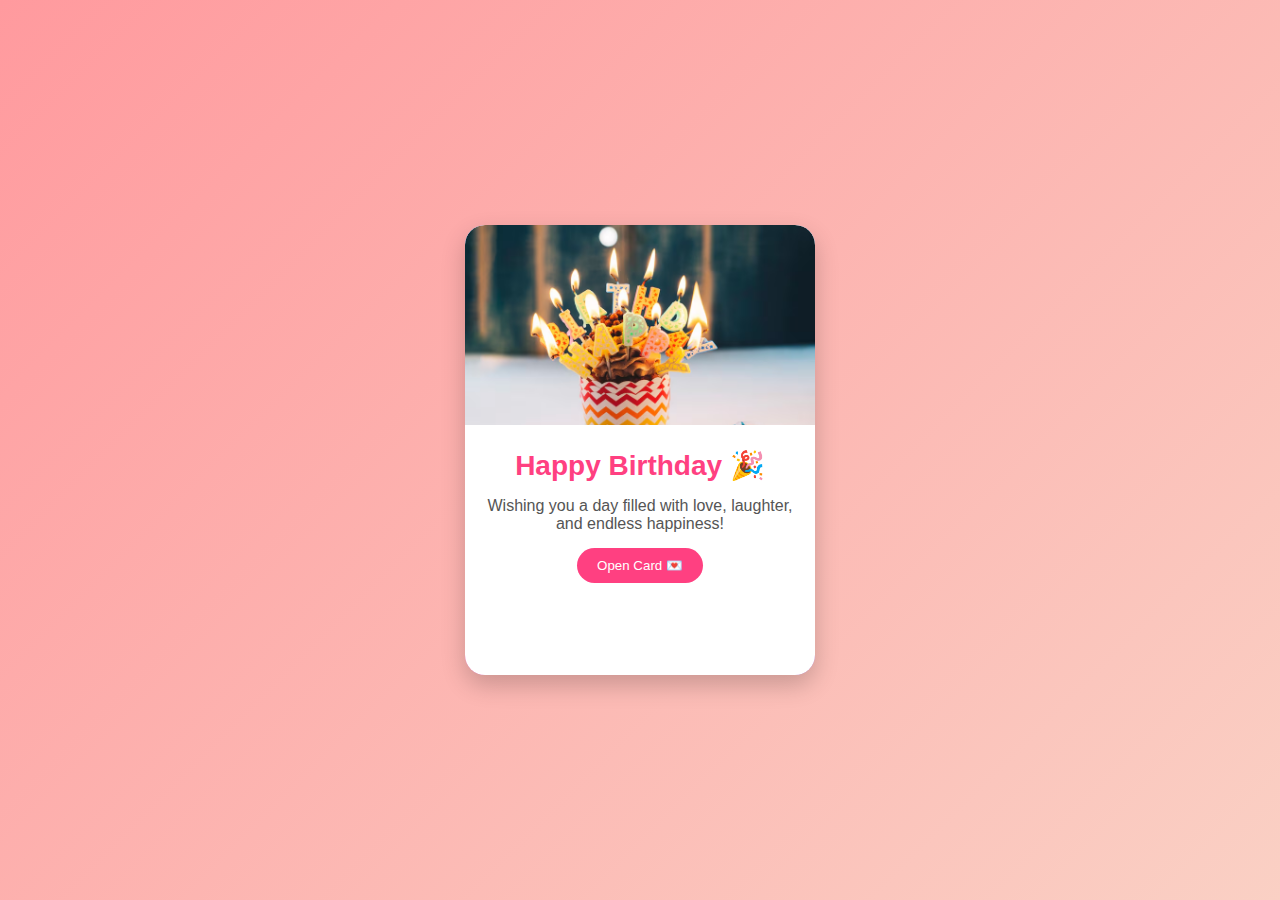
<file: birthday.html>
<!DOCTYPE html>
<html lang="en">
<head>
  <meta charset="UTF-8">
  <meta name="viewport" content="width=device-width, initial-scale=1.0">
  <title>🎉 Birthday Card 🎂</title>
  <style>
    * {
      margin: 0;
      padding: 0;
      box-sizing: border-box;
      font-family: "Poppins", sans-serif;
    }

    body {
      height: 100vh;
      background: linear-gradient(135deg, #ff9a9e, #fad0c4);
      display: flex;
      justify-content: center;
      align-items: center;
      overflow: hidden;
    }

    .card {
      width: 350px;
      height: 450px;
      background: white;
      border-radius: 20px;
      box-shadow: 0 10px 25px rgba(0,0,0,0.2);
      text-align: center;
      position: relative;
      overflow: hidden;
      transition: transform 0.4s ease;
    }

    .card:hover {
      transform: scale(1.05);
    }

    .glow {
      position: absolute;
      top: -2px;
      left: -2px;
      right: -2px;
      bottom: -2px;
      background: linear-gradient(45deg, #ff00cc, #3333ff, #ffff00, #00ffcc);
      border-radius: 22px;
      z-index: -1;
      background-size: 400%;
      animation: glowMove 8s linear infinite;
      filter: blur(8px);
    }

    @keyframes glowMove {
      0% {background-position: 0% 50%;}
      50% {background-position: 100% 50%;}
      100% {background-position: 0% 50%;}
    }

    .card img {
      width: 100%;
      height: 200px;
      object-fit: cover;
      border-top-left-radius: 20px;
      border-top-right-radius: 20px;
    }

    .card h2 {
      margin-top: 20px;
      font-size: 28px;
      color: #ff4081;
    }

    .card p {
      font-size: 16px;
      color: #555;
      margin: 15px 20px;
    }

    .btn {
      background: #ff4081;
      color: white;
      padding: 10px 20px;
      border: none;
      border-radius: 30px;
      cursor: pointer;
      transition: 0.3s;
    }

    .btn:hover {
      background: #e91e63;
      transform: scale(1.1);
    }

    .hidden-message {
      display: none;
      margin-top: 15px;
      color: #673ab7;
      font-weight: bold;
      font-size: 18px;
      animation: fadeIn 1s ease;
    }

    @keyframes fadeIn {
      from {opacity: 0; transform: translateY(20px);}
      to {opacity: 1; transform: translateY(0);}
    }

    /* Confetti */
    .confetti {
      position: absolute;
      width: 10px;
      height: 10px;
      background: red;
      top: 0;
      animation: fall 3s linear infinite;
    }

    @keyframes fall {
      0% {transform: translateY(0);}
      100% {transform: translateY(100vh);}
    }
  </style>
</head>
<body>

  <div class="card">
    <div class="glow"></div>
    <img src="/demo/image.png" alt="Birthday Cake">
    <h2>Happy Birthday 🎉</h2>
    <p>Wishing you a day filled with love, laughter, and endless happiness!</p>
    <button class="btn" onclick="openCard()">Open Card 💌</button>
    <div id="message" class="hidden-message">🎂 You’re amazing! Have a magical birthday! 💖</div>
  </div>

  <script>
    function openCard() {
      document.getElementById('message').style.display = 'block';
      createConfetti();
    }

    function createConfetti() {
      for (let i = 0; i < 100; i++) {
        const confetti = document.createElement('div');
        confetti.classList.add('confetti');
        confetti.style.left = Math.random() * window.innerWidth + 'px';
        confetti.style.backgroundColor = randomColor();
        confetti.style.animationDuration = (Math.random() * 3 + 2) + 's';
        document.body.appendChild(confetti);

        setTimeout(() => confetti.remove(), 5000);
      }
    }

    function randomColor() {
      const colors = ['#ff4081', '#ffeb3b', '#4caf50', '#2196f3', '#9c27b0', '#ff9800'];
      return colors[Math.floor(Math.random() * colors.length)];
    }
  </script>

</body>
</html>
</file>
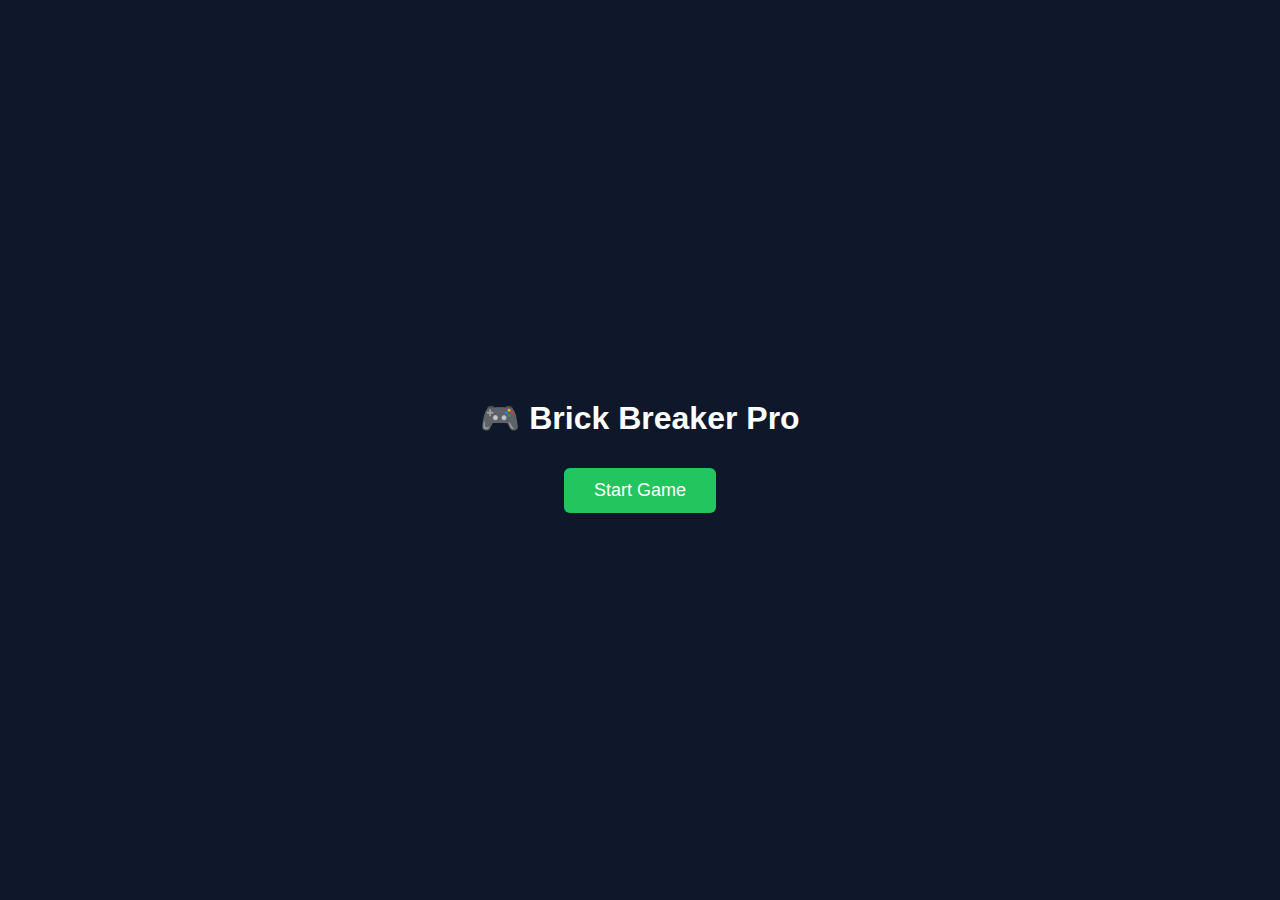
<file: game.html>
<!DOCTYPE html>
<html>

<head>
    <title>Brick Breaker Pro</title>

    <style>
        body {
            margin: 0;
            font-family: Arial;
            background: #0f172a;
            color: white;
            text-align: center;
        }

        #menu {
            position: absolute;
            width: 100%;
            height: 100vh;
            display: flex;
            flex-direction: column;
            justify-content: center;
            align-items: center;
            background: #0f172a;
        }

        button {
            padding: 12px 30px;
            font-size: 18px;
            margin: 10px;
            cursor: pointer;
            border: none;
            border-radius: 6px;
        }

        .startBtn {
            background: #22c55e;
            color: white;
        }

        .pauseBtn {
            background: #eab308;
        }

        canvas {
            display: block;
            margin: auto;
            background: black;
            border: 3px solid white;
        }

        #topUI {
            display: flex;
            justify-content: space-around;
            padding: 10px;
            font-size: 18px;
        }
    </style>
</head>

<body>

    <div id="menu">
        <h1>🎮 Brick Breaker Pro</h1>
        <button class="startBtn" onclick="startGame()">Start Game</button>
    </div>

    <div id="topUI" style="display:none;">
        <div>Score: <span id="score">0</span></div>
        <div>Level: <span id="level">1</span></div>
        <div>Lives: <span id="lives">3</span></div>
        <div>HighScore: <span id="highscore">0</span></div>
        <button class="pauseBtn" onclick="togglePause()">Pause</button>
    </div>

    <canvas id="gameCanvas" width="700" height="400"></canvas>

    <script>

        const canvas = document.getElementById("gameCanvas")
        const ctx = canvas.getContext("2d")

        let ballX, ballY, dx, dy
        let paddleX
        let paddleWidth = 120
        let paddleHeight = 12

        let right = false
        let left = false

        let score = 0
        let lives = 3
        let level = 1

        let paused = false

        let highScore = localStorage.getItem("bb_highscore") || 0
        document.getElementById("highscore").innerText = highScore

        let brickRow = 3
        let brickCol = 7

        let brickWidth = 80
        let brickHeight = 20
        let brickPad = 10
        let offsetTop = 40
        let offsetLeft = 30

        let bricks = []
        let powerUps = []

        function startGame() {

            document.getElementById("menu").style.display = "none"
            document.getElementById("topUI").style.display = "flex"

            resetBall()

            createBricks()

            gameLoop()

        }

        function resetBall() {

            ballX = canvas.width / 2
            ballY = canvas.height - 40
            dx = 3
            dy = -3
            paddleX = (canvas.width - paddleWidth) / 2

        }

        function createBricks() {

            bricks = []

            for (let c = 0; c < brickCol; c++) {

                bricks[c] = []

                for (let r = 0; r < brickRow; r++) {

                    bricks[c][r] = { x: 0, y: 0, status: 1 }

                }

            }

        }

        document.addEventListener("keydown", e => {
            if (e.key === "ArrowRight") right = true
            if (e.key === "ArrowLeft") left = true
            if (e.key === "p") togglePause()
        })

        document.addEventListener("keyup", e => {
            if (e.key === "ArrowRight") right = false
            if (e.key === "ArrowLeft") left = false
        })

        function drawBall() {

            ctx.beginPath()
            ctx.arc(ballX, ballY, 8, 0, Math.PI * 2)
            ctx.fillStyle = "white"
            ctx.fill()
            ctx.closePath()

        }

        function drawPaddle() {

            ctx.fillStyle = "cyan"
            ctx.fillRect(paddleX, canvas.height - paddleHeight, paddleWidth, paddleHeight)

        }

        function drawBricks() {

            for (let c = 0; c < brickCol; c++) {
                for (let r = 0; r < brickRow; r++) {

                    let b = bricks[c][r]

                    if (b.status == 1) {

                        let brickX = (c * (brickWidth + brickPad)) + offsetLeft
                        let brickY = (r * (brickHeight + brickPad)) + offsetTop

                        b.x = brickX
                        b.y = brickY

                        ctx.fillStyle = "orange"
                        ctx.fillRect(brickX, brickY, brickWidth, brickHeight)

                    }

                }
            }

        }

        function collision() {

            for (let c = 0; c < brickCol; c++) {
                for (let r = 0; r < brickRow; r++) {

                    let b = bricks[c][r]

                    if (b.status == 1) {

                        if (
                            ballX > b.x &&
                            ballX < b.x + brickWidth &&
                            ballY > b.y &&
                            ballY < b.y + brickHeight
                        ) {

                            dy = -dy
                            b.status = 0
                            score += 10

                            if (Math.random() < 0.2) {
                                powerUps.push({ x: b.x, y: b.y, type: "expand" })
                            }

                            updateUI()

                        }

                    }

                }
            }

        }

        function drawPowerUps() {

            powerUps.forEach((p, i) => {

                p.y += 2

                ctx.fillStyle = "lime"
                ctx.fillRect(p.x, p.y, 20, 20)

                if (
                    p.y > canvas.height - paddleHeight &&
                    p.x > paddleX &&
                    p.x < paddleX + paddleWidth
                ) {

                    if (p.type == "expand") {
                        paddleWidth += 40
                    }

                    powerUps.splice(i, 1)

                }

            })

        }

        function updateUI() {

            document.getElementById("score").innerText = score
            document.getElementById("lives").innerText = lives
            document.getElementById("level").innerText = level

            if (score > highScore) {

                highScore = score
                localStorage.setItem("bb_highscore", highScore)
                document.getElementById("highscore").innerText = highScore

            }

        }

        function togglePause() {
            paused = !paused
        }

        function nextLevel() {

            level++
            brickRow++

            createBricks()
            resetBall()

        }

        function gameLoop() {

            if (!paused) {

                ctx.clearRect(0, 0, canvas.width, canvas.height)

                drawBricks()
                drawBall()
                drawPaddle()
                drawPowerUps()

                collision()

                if (ballX + dx > canvas.width - 8 || ballX + dx < 8) dx = -dx
                if (ballY + dy < 8) dy = -dy

                else if (ballY + dy > canvas.height - 8) {

                    if (ballX > paddleX && ballX < paddleX + paddleWidth) {
                        dy = -dy
                    }
                    else {

                        lives--

                        updateUI()

                        if (lives <= 0) {
                            alert("Game Over")
                            location.reload()
                        }

                        resetBall()

                    }

                }

                if (right && paddleX < canvas.width - paddleWidth) paddleX += 6
                if (left && paddleX > 0) paddleX -= 6

                ballX += dx
                ballY += dy

                let allBroken = true

                for (let c = 0; c < brickCol; c++) {
                    for (let r = 0; r < brickRow; r++) {
                        if (bricks[c][r].status == 1) allBroken = false
                    }
                }

                if (allBroken) nextLevel()

            }

            requestAnimationFrame(gameLoop)

        }

    </script>

</body>

</html>
</file>
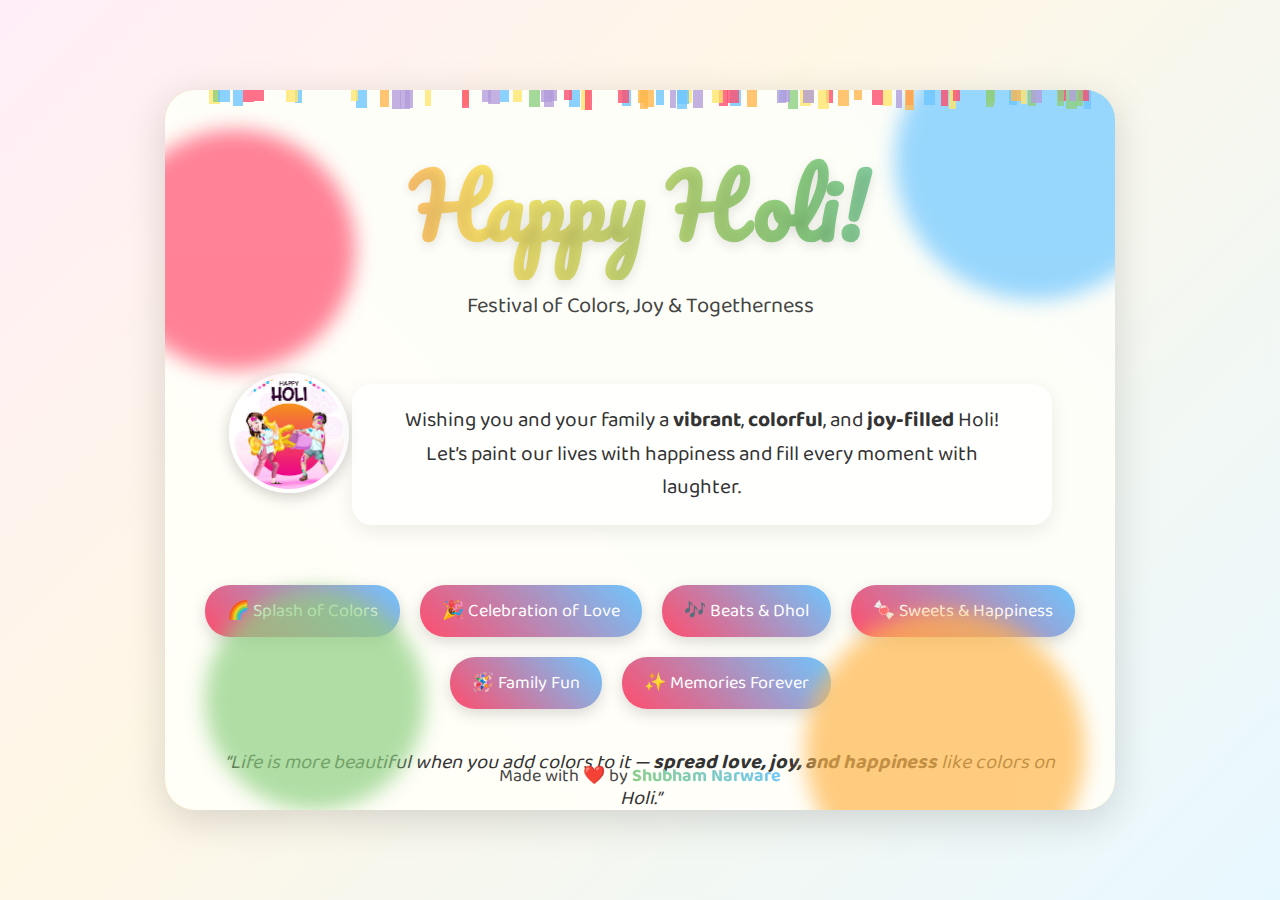
<file: holi.html>
<!doctype html>
<html lang="en">

<head>
    <meta charset="utf-8" />
    <meta name="viewport" content="width=device-width, initial-scale=1" />
    <title>Happy Holi — Shubham Narware</title>
    <link href="https://fonts.googleapis.com/css2?family=Baloo+2:wght@600;800&family=Pacifico&display=swap"
        rel="stylesheet">
    <style>
        :root {
            --pink: #ff4d6d;
            --orange: #ffb74d;
            --yellow: #ffe66d;
            --green: #8ed081;
            --blue: #6ec6ff;
            --purple: #b39ddb;
            --bg-gradient: linear-gradient(135deg, #ffeef8 0%, #fff7e6 40%, #e8f8ff 100%);
        }

        * {
            box-sizing: border-box;
            margin: 0;
            padding: 0;
        }

        body {
            font-family: 'Baloo 2', cursive;
            background: var(--bg-gradient);
            display: flex;
            align-items: center;
            justify-content: center;
            min-height: 100vh;
            overflow: hidden;
        }

        .poster {
            position: relative;
            width: 92%;
            max-width: 950px;
            height: 720px;
            background: rgba(255, 255, 255, 0.95);
            border-radius: 30px;
            box-shadow: 0 10px 40px rgba(0, 0, 0, 0.15);
            overflow: hidden;
            text-align: center;
        }

        .poster::before {
            content: '';
            position: absolute;
            inset: -5px;
            background: linear-gradient(45deg, var(--pink), var(--orange), var(--yellow), var(--green), var(--blue), var(--purple));
            background-size: 600% 600%;
            z-index: -1;
            border-radius: 35px;
            animation: borderFlow 10s ease infinite;
        }

        @keyframes borderFlow {
            0% {
                background-position: 0% 50%;
            }

            50% {
                background-position: 100% 50%;
            }

            100% {
                background-position: 0% 50%;
            }
        }

        header h1 {
            font-family: 'Pacifico', cursive;
            font-size: 85px;
            margin-top: 40px;
            background: linear-gradient(90deg, var(--pink), var(--yellow), var(--green), var(--blue));
            -webkit-background-clip: text;
            -webkit-text-fill-color: transparent;
            text-shadow: 0 4px 12px rgba(0, 0, 0, 0.1);
        }

        header p {
            font-size: 22px;
            color: #444;
            margin-top: 8px;
        }

        .paint-splash {
            position: absolute;
            border-radius: 50%;
            opacity: 0.7;
            filter: blur(10px);
            animation: float 6s ease-in-out infinite alternate;
        }

        .splash1 {
            background: var(--pink);
            width: 240px;
            height: 240px;
            top: 40px;
            left: -50px;
            animation-delay: 0.5s;
        }

        .splash2 {
            background: var(--blue);
            width: 280px;
            height: 280px;
            top: -70px;
            right: -60px;
            animation-delay: 1s;
        }

        .splash3 {
            background: var(--green);
            width: 220px;
            height: 220px;
            bottom: 0;
            left: 40px;
            animation-delay: 1.5s;
        }

        .splash4 {
            background: var(--orange);
            width: 280px;
            height: 280px;
            bottom: -80px;
            right: 30px;
            animation-delay: 2s;
        }

        @keyframes float {
            0% {
                transform: translateY(0) rotate(0);
            }

            100% {
                transform: translateY(-30px) rotate(10deg);
            }
        }

        .wish {
            margin: 60px auto 30px;
            padding: 20px 40px;
            background: rgba(255, 255, 255, 0.8);
            border-radius: 20px;
            display: inline-block;
            font-size: 21px;
            color: #333;
            line-height: 1.6;
            box-shadow: 0 6px 20px rgba(0, 0, 0, 0.08);
            max-width: 700px;
        }

        .features {
            display: flex;
            justify-content: center;
            flex-wrap: wrap;
            gap: 20px;
            margin-top: 30px;
        }

        .feature {
            background: linear-gradient(45deg, var(--pink), var(--blue));
            color: white;
            padding: 12px 22px;
            border-radius: 25px;
            font-size: 18px;
            box-shadow: 0 5px 15px rgba(0, 0, 0, 0.15);
            animation: bounce 3s infinite ease-in-out;
        }

        @keyframes bounce {

            0%,
            100% {
                transform: translateY(0);
            }

            50% {
                transform: translateY(-6px);
            }
        }

        .thought {
            margin-top: 35px;
            font-size: 20px;
            color: #333;
            font-style: italic;
            line-height: 1.8;
            padding: 0 40px;
        }

        .holi-img {
            width: 120px;
            height: 120px;
            border-radius: 50%;
            object-fit: cover;
            border: 4px solid white;
            box-shadow: 0 4px 15px rgba(0, 0, 0, 0.2);
            margin-top: 20px;
        }

        .footer {
            position: absolute;
            bottom: 20px;
            width: 100%;
            font-size: 18px;
            color: #444;
        }

        .footer span {
            font-weight: bold;
            background: linear-gradient(45deg, var(--green), var(--blue));
            -webkit-background-clip: text;
            -webkit-text-fill-color: transparent;
        }

        .confetti {
            position: absolute;
            width: 100%;
            height: 100%;
            overflow: hidden;
            top: 0;
            left: 0;
            pointer-events: none;
            z-index: 10;
        }

        .confetti span {
            position: absolute;
            width: 8px;
            height: 14px;
            background: var(--pink);
            animation: fall 5s linear infinite;
            opacity: 0.8;
        }

        @keyframes fall {
            0% {
                transform: translateY(-10%) rotate(0deg);
                opacity: 1;
            }

            100% {
                transform: translateY(110vh) rotate(360deg);
                opacity: 0;
            }
        }
    </style>
</head>

<body>
    <div class="poster">
        <div class="paint-splash splash1"></div>
        <div class="paint-splash splash2"></div>
        <div class="paint-splash splash3"></div>
        <div class="paint-splash splash4"></div>

        <div class="confetti" id="confetti"></div>

        <header>
            <h1>Happy Holi!</h1>
            <p>Festival of Colors, Joy & Togetherness</p>
        </header>

        <img src="/demo/holi.png" class="holi-img"
            alt="Holi celebration image">

        <div class="wish">
            Wishing you and your family a <strong>vibrant</strong>, <strong>colorful</strong>, and
            <strong>joy-filled</strong> Holi! <br>
            Let’s paint our lives with happiness and fill every moment with laughter.
        </div>

        <div class="features">
            <div class="feature">🌈 Splash of Colors</div>
            <div class="feature">🎉 Celebration of Love</div>
            <div class="feature">🎶 Beats & Dhol</div>
            <div class="feature">🍬 Sweets & Happiness</div>
            <div class="feature">🪅 Family Fun</div>
            <div class="feature">✨ Memories Forever</div>
        </div>

        <div class="thought">
            “Life is more beautiful when you add colors to it — <strong>spread love, joy, and happiness</strong> like
            colors on Holi.”
        </div>

        <div class="footer">
            Made with ❤️ by <span>Shubham Narware</span>
        </div>
    </div>

    <script>
        const confetti = document.getElementById('confetti');
        const colors = ['#ff4d6d', '#ffb74d', '#ffe66d', '#8ed081', '#6ec6ff', '#b39ddb'];

        for (let i = 0; i < 80; i++) {
            const span = document.createElement('span');
            span.style.background = colors[Math.floor(Math.random() * colors.length)];
            span.style.left = Math.random() * 100 + '%';
            span.style.animationDelay = Math.random() * 5 + 's';
            span.style.width = (6 + Math.random() * 6) + 'px';
            span.style.height = (10 + Math.random() * 10) + 'px';
            confetti.appendChild(span);
        }
    </script>
</body>

</html>
</file>
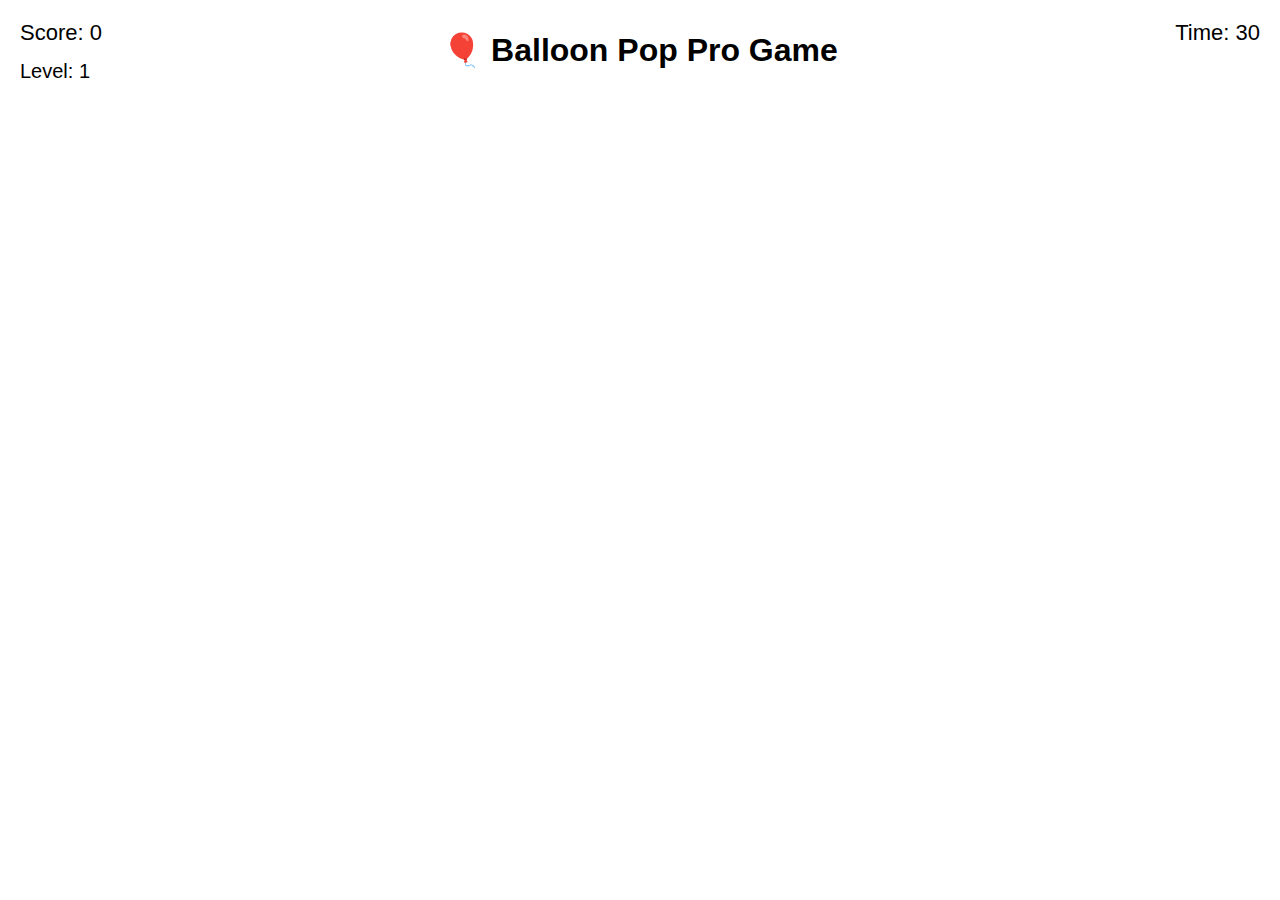
<file: holi_game.html>
<!DOCTYPE html>
<html>

<head>
    <meta charset="UTF-8">
    <title>Balloon Pop Pro Game</title>

    <style>
        body {
            margin: 0;
            overflow: hidden;
            font-family: Arial;
            background: linear-gradient(to top, #87cefa, #e0f7ff);
            text-align: center;
        }

        h1 {
            position: absolute;
            top: 10px;
            width: 100%;
        }

        #score {
            position: absolute;
            left: 20px;
            top: 20px;
            font-size: 22px;
        }

        #timer {
            position: absolute;
            right: 20px;
            top: 20px;
            font-size: 22px;
        }

        #level {
            position: absolute;
            top: 60px;
            left: 20px;
            font-size: 20px;
        }

        .balloon {
            position: absolute;
            border-radius: 50%;
            cursor: pointer;
        }

        #restart {
            position: absolute;
            bottom: 30px;
            left: 50%;
            transform: translateX(-50%);
            padding: 10px 20px;
            font-size: 18px;
            display: none;
        }

        .confetti {
            position: absolute;
            width: 6px;
            height: 10px;
            animation: fall 2s linear forwards;
        }

        @keyframes fall {
            0% {
                transform: translateY(0);
            }

            100% {
                transform: translateY(600px);
            }
        }
    </style>
</head>

<body>

    <h1>🎈 Balloon Pop Pro Game</h1>

    <div id="score">Score: 0</div>
    <div id="timer">Time: 30</div>
    <div id="level">Level: 1</div>

    <button id="restart" onclick="location.reload()">Restart Game</button>

    <audio id="pop" src="https://cdn.pixabay.com/download/audio/2022/03/15/audio_62a1d97c67.mp3"></audio>

    <script>

        let score = 0
        let time = 30
        let level = 1

        const scoreDisplay = document.getElementById("score")
        const timerDisplay = document.getElementById("timer")
        const levelDisplay = document.getElementById("level")
        const restartBtn = document.getElementById("restart")
        const popSound = document.getElementById("pop")

        function randomColor() {
            const colors = ["red", "blue", "green", "yellow", "purple", "orange", "pink"]
            return colors[Math.floor(Math.random() * colors.length)]
        }

        function createBalloon() {

            const balloon = document.createElement("div")
            balloon.classList.add("balloon")

            let size = Math.random() * 40 + 40
            balloon.style.width = size + "px"
            balloon.style.height = size * 1.2 + "px"

            balloon.style.background = randomColor()

            balloon.style.left = Math.random() * window.innerWidth + "px"
            balloon.style.bottom = "-100px"

            document.body.appendChild(balloon)

            let speed = 2 + level

            let rise = setInterval(() => {

                let bottom = parseInt(balloon.style.bottom)

                balloon.style.bottom = (bottom + speed) + "px"

                if (bottom > window.innerHeight) {

                    balloon.remove()
                    clearInterval(rise)

                }

            }, 20)

            balloon.addEventListener("click", () => {

                score++

                popSound.currentTime = 0
                popSound.play()

                scoreDisplay.innerText = "Score: " + score

                createConfetti(balloon)

                balloon.remove()
                clearInterval(rise)

                if (score % 10 === 0) {

                    level++
                    levelDisplay.innerText = "Level: " + level

                }

            })

        }

        setInterval(createBalloon, 1000)

        function createConfetti(balloon) {

            for (let i = 0; i < 20; i++) {

                const conf = document.createElement("div")
                conf.classList.add("confetti")

                conf.style.left = balloon.style.left
                conf.style.top = balloon.style.bottom
                conf.style.background = randomColor()

                document.body.appendChild(conf)

                setTimeout(() => conf.remove(), 2000)

            }

        }

        let gameTimer = setInterval(() => {

            time--

            timerDisplay.innerText = "Time: " + time

            if (time <= 0) {

                clearInterval(gameTimer)

                alert("Game Over! Score: " + score)

                restartBtn.style.display = "block"

            }

        }, 1000)

    </script>

</body>

</html>
</file>
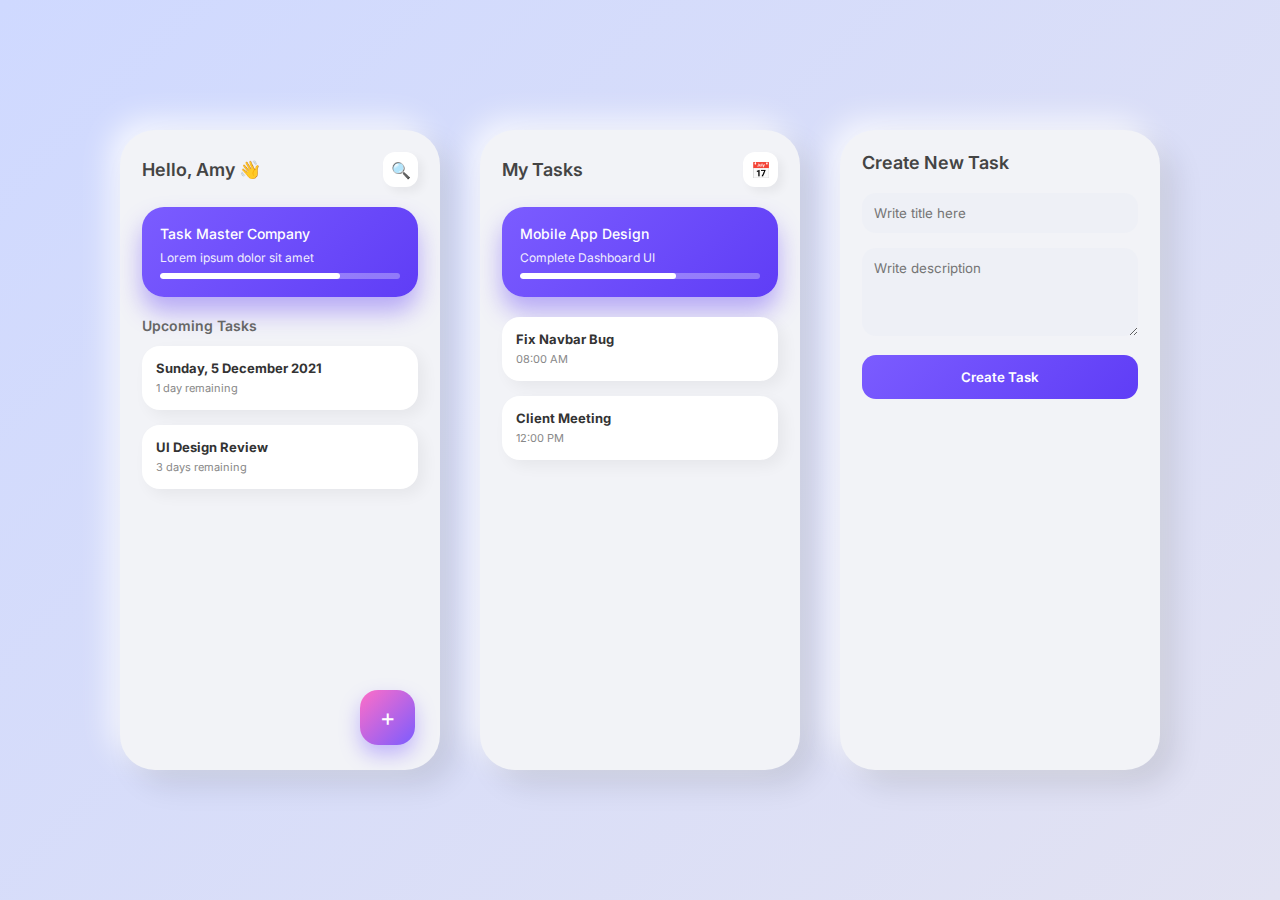
<file: notefication.html>
<!DOCTYPE html>
<html lang="en">
<head>
<meta charset="UTF-8">
<meta name="viewport" content="width=device-width, initial-scale=1.0">
<title>Modern Task UI</title>

<link href="https://fonts.googleapis.com/css2?family=Inter:wght@400;500;600&display=swap" rel="stylesheet">

<style>

*{
    margin:0;
    padding:0;
    box-sizing:border-box;
    font-family:'Inter',sans-serif;
}

body{
    background:linear-gradient(135deg,#cfd9ff,#e2e2f2);
    display:flex;
    justify-content:center;
    align-items:center;
    gap:40px;
    padding:40px;
    min-height:100vh;
}

/* Mobile Frame */
.phone{
    width:320px;
    height:640px;
    background:#f2f3f7;
    border-radius:35px;
    padding:22px;
    box-shadow:
        15px 15px 30px rgba(0,0,0,0.1),
        -10px -10px 30px rgba(255,255,255,0.8);
    overflow-y:auto;
    position:relative;
}

/* Header */
.top{
    display:flex;
    justify-content:space-between;
    align-items:center;
    margin-bottom:20px;
}

.top h2{
    font-size:18px;
    font-weight:600;
    color:#444;
}

.icon{
    width:35px;
    height:35px;
    background:#ffffff;
    border-radius:12px;
    display:flex;
    align-items:center;
    justify-content:center;
    box-shadow:5px 5px 10px rgba(0,0,0,0.05);
    cursor:pointer;
}

/* Main Gradient Card */
.main-card{
    background:linear-gradient(135deg,#7b5cff,#5f3df6);
    color:#fff;
    padding:18px;
    border-radius:22px;
    margin-bottom:20px;
    box-shadow:0 15px 25px rgba(95,61,246,0.4);
    transition:0.3s;
}

.main-card:hover{
    transform:translateY(-5px);
}

.main-card h3{
    font-size:14px;
    font-weight:500;
}

.main-card p{
    font-size:12px;
    margin:8px 0;
    opacity:0.9;
}

/* Progress Bar */
.progress{
    height:6px;
    background:rgba(255,255,255,0.3);
    border-radius:10px;
    overflow:hidden;
}

.progress span{
    display:block;
    width:75%;
    height:100%;
    background:#fff;
    border-radius:10px;
}

/* Section Title */
.section-title{
    font-size:14px;
    font-weight:600;
    color:#666;
    margin-bottom:12px;
}

/* Small Cards */
.task{
    background:#fff;
    padding:14px;
    border-radius:18px;
    margin-bottom:15px;
    box-shadow:6px 6px 15px rgba(0,0,0,0.05);
    transition:0.3s;
}

.task:hover{
    transform:translateY(-3px);
}

.task h4{
    font-size:13px;
    color:#333;
}

.task span{
    font-size:11px;
    color:#888;
}

/* Floating Button */
.fab{
    position:absolute;
    bottom:25px;
    right:25px;
    width:55px;
    height:55px;
    border-radius:18px;
    border:none;
    font-size:24px;
    color:#fff;
    background:linear-gradient(135deg,#ff6ec7,#7b5cff);
    box-shadow:0 10px 20px rgba(123,92,255,0.4);
    cursor:pointer;
    transition:0.3s;
}

.fab:hover{
    transform:scale(1.1);
}

/* Form Page */
.form input, .form textarea{
    width:100%;
    border:none;
    padding:12px;
    border-radius:14px;
    background:#eef0f6;
    margin-bottom:15px;
    outline:none;
}

.form button{
    width:100%;
    padding:14px;
    border:none;
    border-radius:14px;
    background:linear-gradient(135deg,#7b5cff,#5f3df6);
    color:#fff;
    font-weight:600;
    cursor:pointer;
}

.form button:hover{
    opacity:0.9;
}

</style>
</head>
<body>

<!-- Screen 1 -->
<div class="phone">

    <div class="top">
        <h2>Hello, Amy 👋</h2>
        <div class="icon">🔍</div>
    </div>

    <div class="main-card">
        <h3>Task Master Company</h3>
        <p>Lorem ipsum dolor sit amet</p>
        <div class="progress"><span></span></div>
    </div>

    <div class="section-title">Upcoming Tasks</div>

    <div id="taskContainer">
        <div class="task">
            <h4>Sunday, 5 December 2021</h4>
            <span>1 day remaining</span>
        </div>

        <div class="task">
            <h4>UI Design Review</h4>
            <span>3 days remaining</span>
        </div>
    </div>

    <button class="fab" onclick="scrollToForm()">+</button>
</div>


<!-- Screen 2 -->
<div class="phone">

    <div class="top">
        <h2>My Tasks</h2>
        <div class="icon">📅</div>
    </div>

    <div class="main-card">
        <h3>Mobile App Design</h3>
        <p>Complete Dashboard UI</p>
        <div class="progress"><span style="width:65%"></span></div>
    </div>

    <div class="task">
        <h4>Fix Navbar Bug</h4>
        <span>08:00 AM</span>
    </div>

    <div class="task">
        <h4>Client Meeting</h4>
        <span>12:00 PM</span>
    </div>
</div>


<!-- Screen 3 -->
<div class="phone form" id="formPage">

    <div class="top">
        <h2>Create New Task</h2>
    </div>

    <input type="text" id="title" placeholder="Write title here">
    <textarea rows="4" id="desc" placeholder="Write description"></textarea>

    <button onclick="addTask()">Create Task</button>
</div>


<script>

function addTask(){
    let title = document.getElementById("title").value;
    let desc = document.getElementById("desc").value;

    if(title === ""){
        alert("Please enter title!");
        return;
    }

    let div = document.createElement("div");
    div.className = "task";
    div.innerHTML = `<h4>${title}</h4><span>${desc}</span>`;

    document.getElementById("taskContainer").appendChild(div);

    document.getElementById("title").value="";
    document.getElementById("desc").value="";   

    alert("Task Added Successfully ✅");
}

function scrollToForm(){
    document.getElementById("formPage").scrollIntoView({behavior:"smooth"});
}

</script>

</body>
</html>
</file>
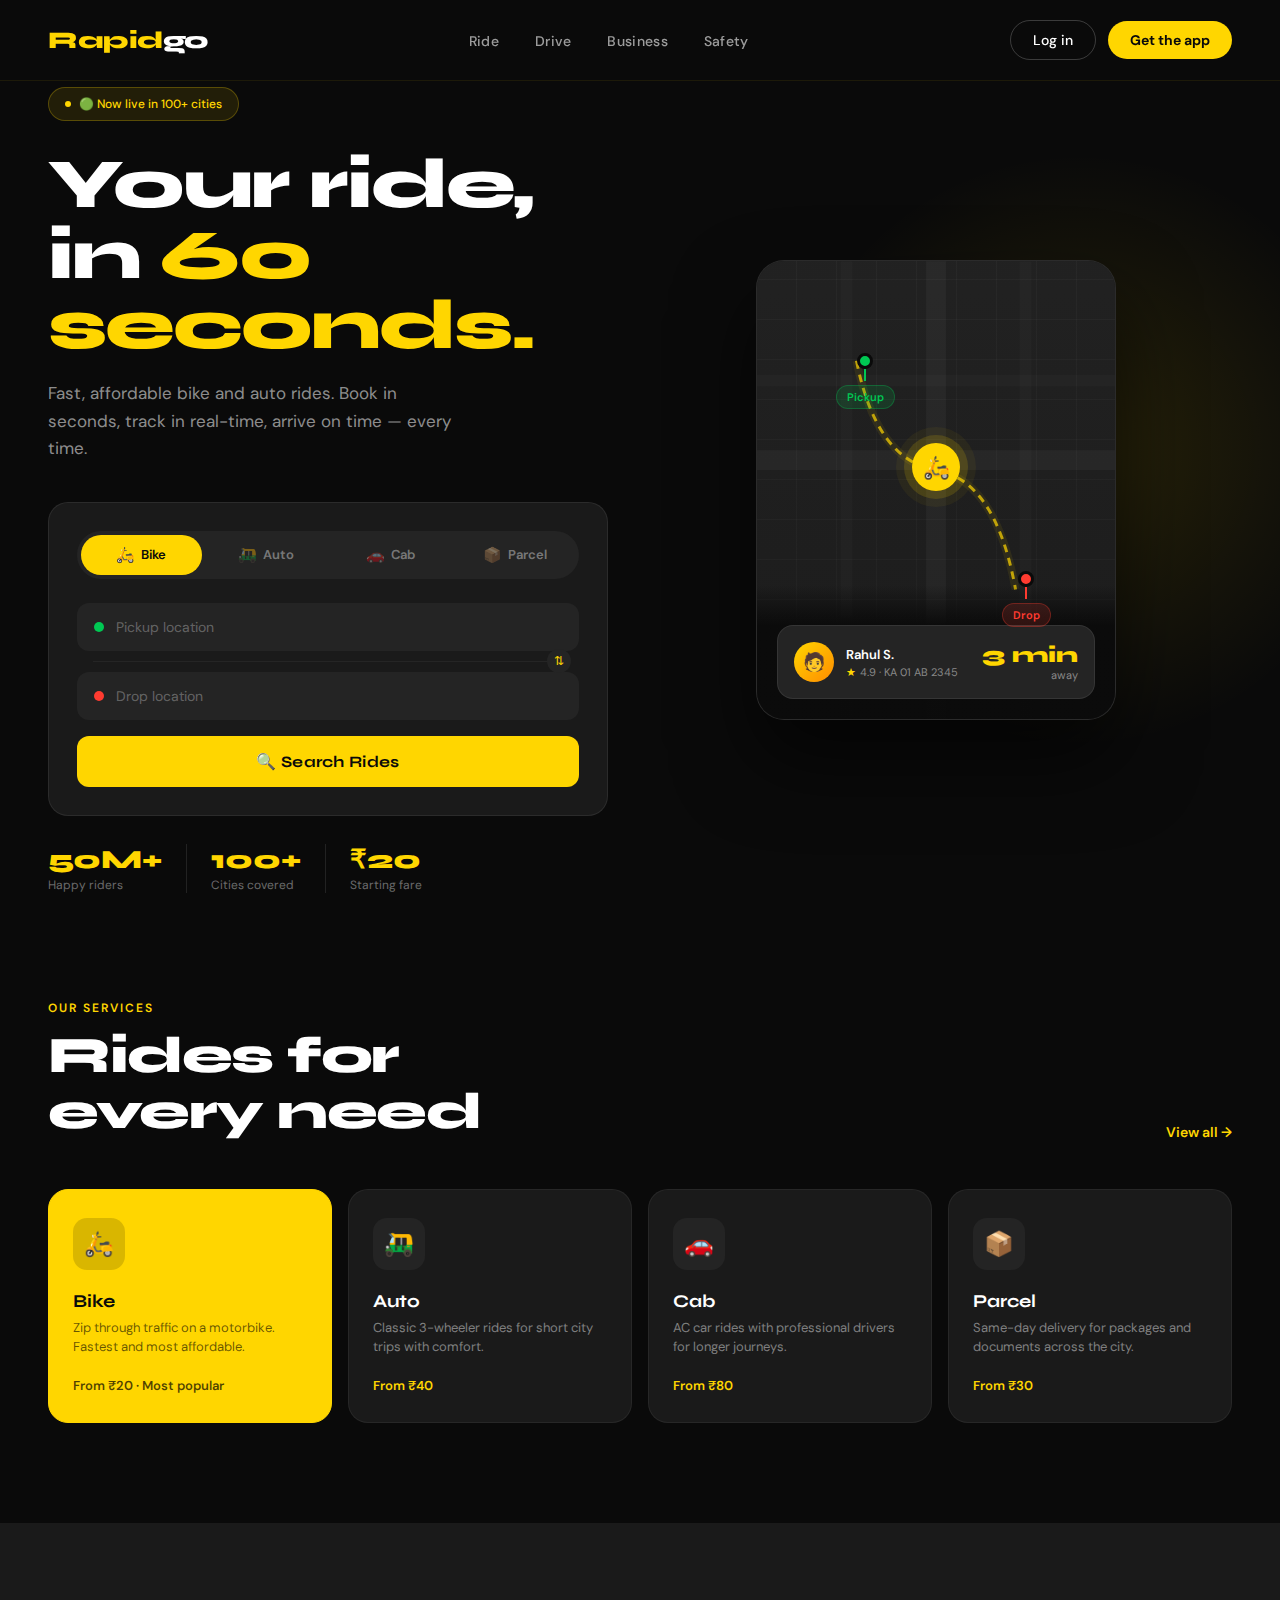
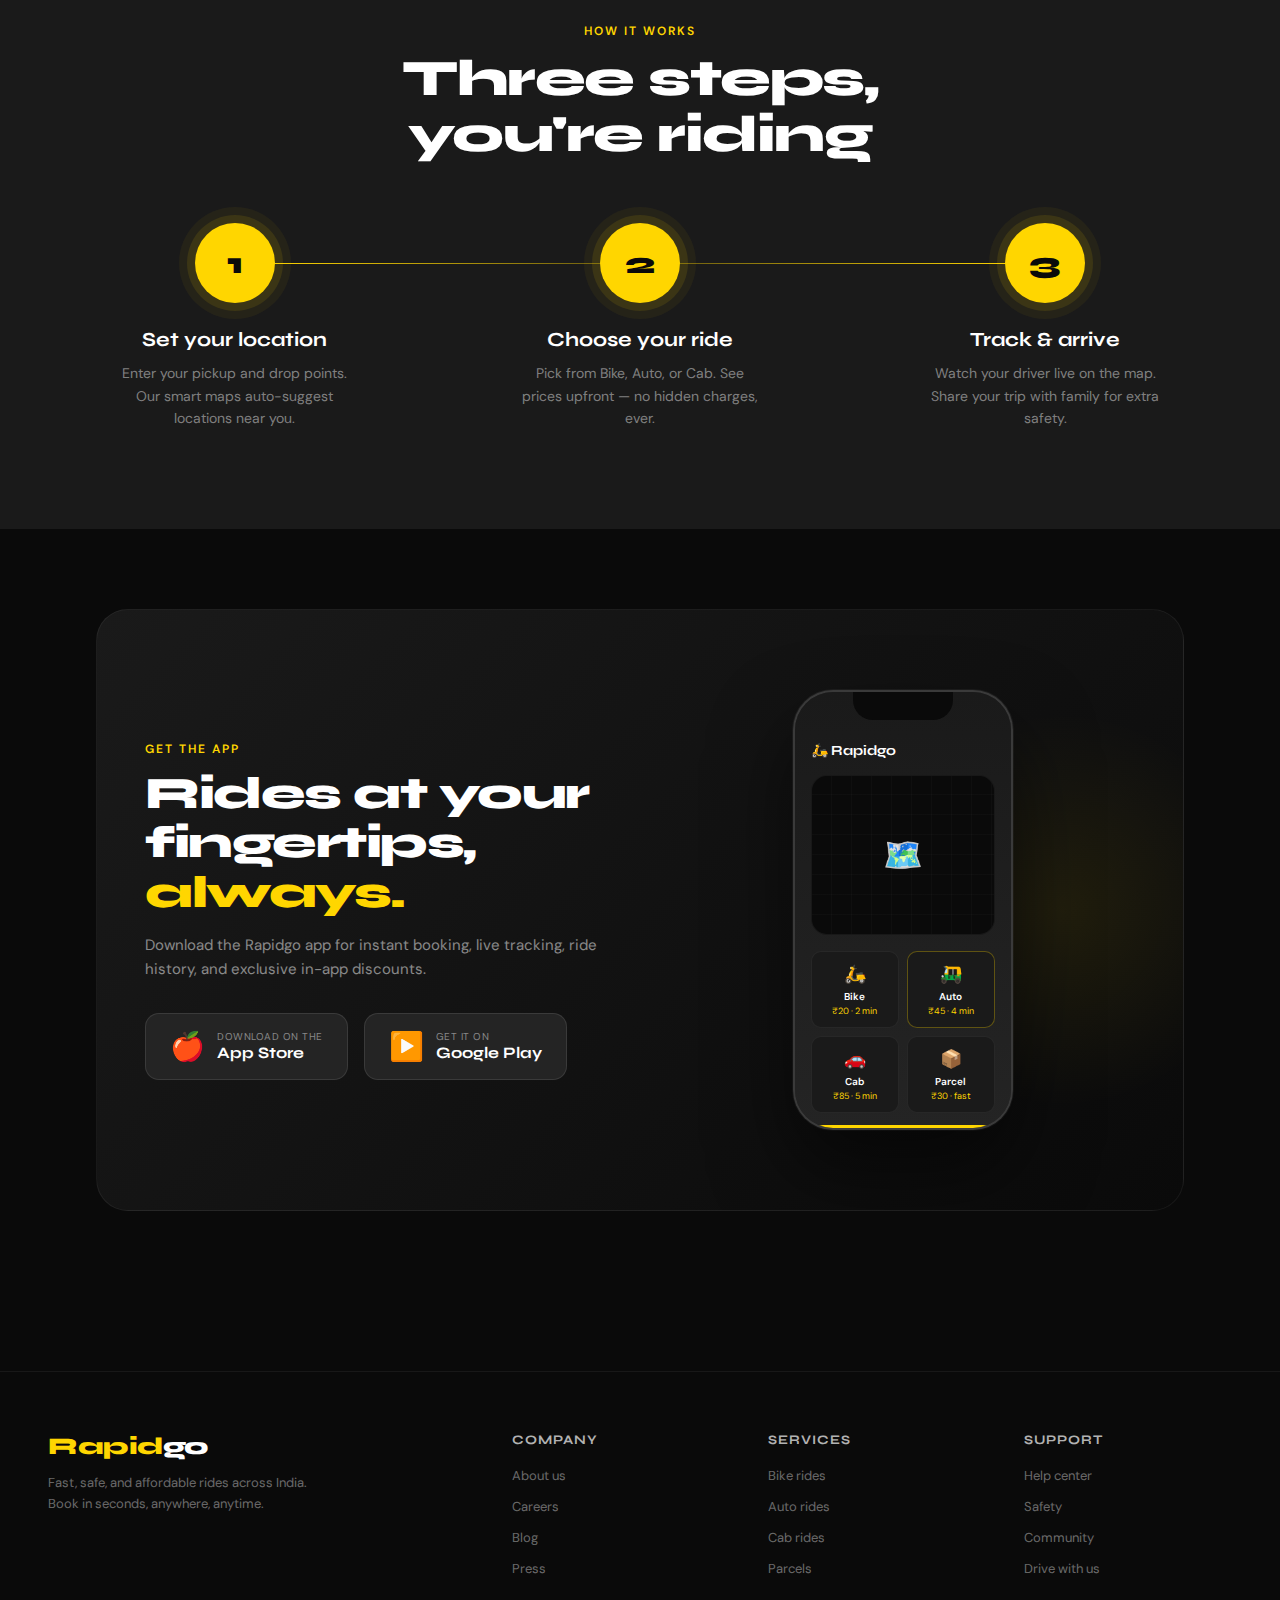
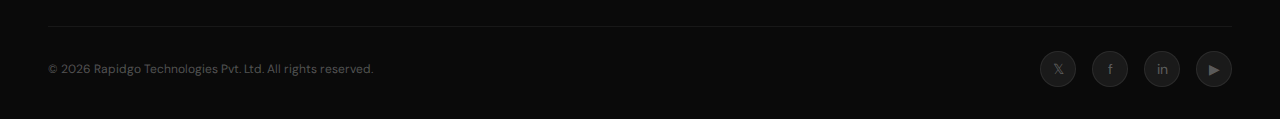
<file: rapido.html>
<!DOCTYPE html>
<html lang="en">
<head>
<meta charset="UTF-8">
<meta name="viewport" content="width=device-width, initial-scale=1.0">
<title>Rapidgo — Rides at Lightning Speed</title>
<link href="https://fonts.googleapis.com/css2?family=Syne:wght@400;600;700;800&family=DM+Sans:wght@300;400;500&display=swap" rel="stylesheet">
<style>
  :root {
    --yellow: #FFD600;
    --yellow-dark: #F5C800;
    --black: #0A0A0A;
    --dark: #111111;
    --dark2: #1A1A1A;
    --dark3: #242424;
    --gray: #888;
    --light: #F5F5F0;
    --white: #FFFFFF;
    --red: #FF3B30;
    --green: #00C853;
  }

  *, *::before, *::after { box-sizing: border-box; margin: 0; padding: 0; }

  body {
    font-family: 'DM Sans', sans-serif;
    background: var(--black);
    color: var(--white);
    overflow-x: hidden;
  }

  /* NAV */
  nav {
    position: fixed; top: 0; left: 0; right: 0; z-index: 100;
    display: flex; align-items: center; justify-content: space-between;
    padding: 20px 48px;
    background: rgba(10,10,10,0.85);
    backdrop-filter: blur(16px);
    border-bottom: 1px solid rgba(255,214,0,0.08);
  }

  .logo {
    font-family: 'Syne', sans-serif;
    font-weight: 800;
    font-size: 24px;
    letter-spacing: -0.5px;
    color: var(--yellow);
  }
  .logo span { color: var(--white); }

  .nav-links { display: flex; gap: 36px; list-style: none; }
  .nav-links a {
    font-size: 14px; font-weight: 500;
    color: rgba(255,255,255,0.6);
    text-decoration: none;
    transition: color 0.2s;
    letter-spacing: 0.3px;
  }
  .nav-links a:hover { color: var(--yellow); }

  .nav-cta {
    display: flex; gap: 12px; align-items: center;
  }
  .btn-ghost {
    padding: 10px 22px; border-radius: 100px;
    border: 1px solid rgba(255,255,255,0.2);
    color: var(--white); font-size: 14px; font-weight: 500;
    cursor: pointer; background: transparent;
    transition: all 0.2s; font-family: 'DM Sans', sans-serif;
  }
  .btn-ghost:hover { border-color: var(--yellow); color: var(--yellow); }
  .btn-primary {
    padding: 10px 22px; border-radius: 100px;
    background: var(--yellow); color: var(--black);
    font-size: 14px; font-weight: 700;
    cursor: pointer; border: none;
    transition: all 0.2s; font-family: 'DM Sans', sans-serif;
  }
  .btn-primary:hover { background: var(--yellow-dark); transform: scale(1.03); }

  /* HERO */
  .hero {
    min-height: 100vh;
    display: grid;
    grid-template-columns: 1fr 1fr;
    align-items: center;
    padding: 0 48px;
    padding-top: 80px;
    position: relative;
    overflow: hidden;
  }

  .hero::before {
    content: '';
    position: absolute;
    width: 600px; height: 600px;
    border-radius: 50%;
    background: radial-gradient(circle, rgba(255,214,0,0.12) 0%, transparent 70%);
    right: -100px; top: 50%; transform: translateY(-50%);
    pointer-events: none;
  }

  .hero-left { max-width: 560px; }

  .hero-badge {
    display: inline-flex; align-items: center; gap: 8px;
    padding: 8px 16px; border-radius: 100px;
    background: rgba(255,214,0,0.1);
    border: 1px solid rgba(255,214,0,0.25);
    font-size: 12px; font-weight: 500; color: var(--yellow);
    margin-bottom: 28px;
    animation: fadeUp 0.6s ease both;
  }

  .hero-badge::before {
    content: ''; width: 6px; height: 6px;
    border-radius: 50%; background: var(--yellow);
    animation: pulse 1.5s infinite;
  }

  @keyframes pulse {
    0%, 100% { opacity: 1; }
    50% { opacity: 0.3; }
  }

  .hero h1 {
    font-family: 'Syne', sans-serif;
    font-size: clamp(48px, 5.5vw, 80px);
    font-weight: 800;
    line-height: 1.0;
    letter-spacing: -2px;
    color: var(--white);
    animation: fadeUp 0.7s ease 0.1s both;
  }

  .hero h1 em {
    font-style: normal;
    color: var(--yellow);
  }

  .hero-sub {
    margin-top: 20px;
    font-size: 17px;
    line-height: 1.6;
    color: rgba(255,255,255,0.55);
    max-width: 420px;
    animation: fadeUp 0.7s ease 0.2s both;
  }

  /* BOOKING BOX */
  .booking-box {
    margin-top: 40px;
    background: var(--dark2);
    border: 1px solid rgba(255,255,255,0.08);
    border-radius: 20px;
    padding: 28px;
    animation: fadeUp 0.7s ease 0.3s both;
  }

  .booking-tabs {
    display: flex; gap: 4px;
    background: var(--dark3);
    border-radius: 100px;
    padding: 4px;
    margin-bottom: 24px;
  }

  .tab {
    flex: 1; padding: 10px 16px; border-radius: 100px;
    text-align: center; font-size: 13px; font-weight: 600;
    cursor: pointer; transition: all 0.2s;
    color: rgba(255,255,255,0.4);
    display: flex; align-items: center; justify-content: center; gap: 6px;
  }
  .tab.active { background: var(--yellow); color: var(--black); }
  .tab:not(.active):hover { color: var(--white); }

  .tab-icon { font-size: 15px; }

  .input-group { display: flex; flex-direction: column; gap: 10px; margin-bottom: 16px; }

  .input-wrap {
    display: flex; align-items: center; gap: 12px;
    background: var(--dark3); border-radius: 12px;
    padding: 14px 16px;
    border: 1px solid transparent;
    transition: border 0.2s;
  }
  .input-wrap:focus-within { border-color: var(--yellow); }

  .input-dot {
    width: 10px; height: 10px; border-radius: 50%; flex-shrink: 0;
  }
  .dot-green { background: var(--green); }
  .dot-red { background: var(--red); }

  .input-wrap input {
    flex: 1; background: transparent; border: none; outline: none;
    color: var(--white); font-size: 14px;
    font-family: 'DM Sans', sans-serif;
  }
  .input-wrap input::placeholder { color: rgba(255,255,255,0.3); }

  .input-divider {
    height: 1px; background: rgba(255,255,255,0.05);
    margin: 0 16px; position: relative;
  }
  .input-divider::after {
    content: '⇅';
    position: absolute; right: -8px; top: 50%;
    transform: translateY(-50%);
    background: var(--dark3); color: var(--yellow);
    font-size: 12px; width: 24px; height: 24px;
    border-radius: 50%;
    display: flex; align-items: center; justify-content: center;
    cursor: pointer;
  }

  .book-btn {
    width: 100%; padding: 16px;
    background: var(--yellow); color: var(--black);
    font-size: 16px; font-weight: 700;
    border: none; border-radius: 12px;
    cursor: pointer; font-family: 'Syne', sans-serif;
    letter-spacing: 0.3px;
    transition: all 0.2s;
  }
  .book-btn:hover { background: var(--yellow-dark); transform: translateY(-1px); box-shadow: 0 8px 24px rgba(255,214,0,0.3); }

  /* STATS */
  .stats-row {
    display: flex; gap: 24px; margin-top: 28px;
    animation: fadeUp 0.7s ease 0.4s both;
  }
  .stat { display: flex; flex-direction: column; gap: 2px; }
  .stat-num {
    font-family: 'Syne', sans-serif;
    font-size: 26px; font-weight: 800;
    color: var(--yellow);
  }
  .stat-label { font-size: 12px; color: rgba(255,255,255,0.4); }
  .stat-divider { width: 1px; background: rgba(255,255,255,0.1); }

  /* HERO RIGHT - MAP VISUAL */
  .hero-right {
    display: flex; justify-content: center; align-items: center;
    position: relative;
    animation: fadeIn 1s ease 0.5s both;
  }

  .map-card {
    width: 360px; height: 460px;
    background: var(--dark2);
    border-radius: 28px;
    border: 1px solid rgba(255,255,255,0.08);
    overflow: hidden;
    position: relative;
    box-shadow: 0 40px 80px rgba(0,0,0,0.6);
  }

  .map-bg {
    position: absolute; inset: 0;
    background:
      linear-gradient(rgba(10,10,10,0.1), rgba(10,10,10,0.3)),
      repeating-linear-gradient(0deg, transparent, transparent 39px, rgba(255,255,255,0.03) 39px, rgba(255,255,255,0.03) 40px),
      repeating-linear-gradient(90deg, transparent, transparent 39px, rgba(255,255,255,0.03) 39px, rgba(255,255,255,0.03) 40px);
    background-color: var(--dark3);
  }

  .map-route {
    position: absolute;
    inset: 0;
  }

  .rider-dot {
    position: absolute;
    width: 48px; height: 48px;
    border-radius: 50%;
    background: var(--yellow);
    display: flex; align-items: center; justify-content: center;
    font-size: 22px;
    box-shadow: 0 0 0 8px rgba(255,214,0,0.15), 0 0 0 16px rgba(255,214,0,0.05);
    top: 45%; left: 50%; transform: translate(-50%, -50%);
    animation: float 3s ease-in-out infinite;
    z-index: 3;
  }

  @keyframes float {
    0%, 100% { transform: translate(-50%, -50%) translateY(0); }
    50% { transform: translate(-50%, -50%) translateY(-8px); }
  }

  .pin {
    position: absolute;
    display: flex; flex-direction: column; align-items: center;
    z-index: 3;
  }

  .pin-dot {
    width: 16px; height: 16px; border-radius: 50%;
    border: 3px solid var(--black);
  }

  .pin-line { width: 2px; height: 12px; }

  .pin-label {
    font-size: 11px; font-weight: 600;
    padding: 4px 10px; border-radius: 100px;
    white-space: nowrap;
    margin-top: 4px;
  }

  .pin-start { top: 20%; left: 22%; }
  .pin-start .pin-dot { background: var(--green); }
  .pin-start .pin-line { background: var(--green); }
  .pin-start .pin-label { background: rgba(0,200,83,0.15); color: var(--green); border: 1px solid rgba(0,200,83,0.3); }

  .pin-end { bottom: 20%; right: 18%; }
  .pin-end .pin-dot { background: var(--red); }
  .pin-end .pin-line { background: var(--red); }
  .pin-end .pin-label { background: rgba(255,59,48,0.15); color: var(--red); border: 1px solid rgba(255,59,48,0.3); }

  .map-info {
    position: absolute; bottom: 0; left: 0; right: 0;
    background: linear-gradient(transparent, rgba(10,10,10,0.95) 30%);
    padding: 40px 20px 20px;
  }

  .map-info-card {
    background: var(--dark3);
    border-radius: 16px;
    padding: 16px;
    border: 1px solid rgba(255,255,255,0.08);
    display: flex; justify-content: space-between; align-items: center;
  }

  .driver-info { display: flex; gap: 12px; align-items: center; }

  .driver-avatar {
    width: 40px; height: 40px; border-radius: 50%;
    background: linear-gradient(135deg, #FFD600 0%, #FF8C00 100%);
    display: flex; align-items: center; justify-content: center;
    font-size: 18px;
  }

  .driver-name { font-size: 13px; font-weight: 600; }
  .driver-sub { font-size: 11px; color: var(--gray); margin-top: 2px; display: flex; align-items: center; gap: 4px; }
  .star { color: var(--yellow); }

  .eta-badge {
    text-align: right;
  }
  .eta-num {
    font-family: 'Syne', sans-serif;
    font-size: 22px; font-weight: 800; color: var(--yellow);
  }
  .eta-label { font-size: 11px; color: var(--gray); }

  /* SVG Route */
  .route-svg {
    position: absolute; inset: 0; width: 100%; height: 100%;
  }

  /* SERVICES SECTION */
  .section {
    padding: 100px 48px;
  }

  .section-tag {
    font-size: 12px; font-weight: 600; letter-spacing: 2px;
    color: var(--yellow); text-transform: uppercase;
    margin-bottom: 12px;
  }

  .section-title {
    font-family: 'Syne', sans-serif;
    font-size: clamp(32px, 4vw, 52px);
    font-weight: 800; line-height: 1.1;
    letter-spacing: -1.5px;
    max-width: 480px;
  }

  .section-header {
    display: flex; justify-content: space-between; align-items: flex-end;
    margin-bottom: 48px;
  }

  .services-grid {
    display: grid;
    grid-template-columns: repeat(4, 1fr);
    gap: 16px;
  }

  .service-card {
    background: var(--dark2);
    border: 1px solid rgba(255,255,255,0.06);
    border-radius: 20px;
    padding: 28px 24px;
    cursor: pointer;
    transition: all 0.3s;
    position: relative;
    overflow: hidden;
  }

  .service-card::before {
    content: '';
    position: absolute; inset: 0;
    background: radial-gradient(circle at 30% 30%, rgba(255,214,0,0.05) 0%, transparent 60%);
    opacity: 0; transition: opacity 0.3s;
  }

  .service-card:hover { border-color: rgba(255,214,0,0.3); transform: translateY(-4px); }
  .service-card:hover::before { opacity: 1; }

  .service-card.featured {
    background: var(--yellow);
    border-color: var(--yellow);
  }

  .service-card.featured .service-icon { background: rgba(0,0,0,0.15); }
  .service-card.featured .service-name { color: var(--black); }
  .service-card.featured .service-desc { color: rgba(0,0,0,0.6); }
  .service-card.featured .service-price { color: var(--black); }

  .service-icon {
    width: 52px; height: 52px; border-radius: 14px;
    background: var(--dark3);
    display: flex; align-items: center; justify-content: center;
    font-size: 24px;
    margin-bottom: 20px;
  }

  .service-name {
    font-family: 'Syne', sans-serif;
    font-size: 18px; font-weight: 700;
    margin-bottom: 6px;
  }

  .service-desc {
    font-size: 13px; color: rgba(255,255,255,0.45);
    line-height: 1.5; margin-bottom: 20px;
  }

  .service-price {
    font-size: 13px; font-weight: 600;
    color: var(--yellow);
  }

  .service-card.featured .service-price { color: rgba(0,0,0,0.7); }

  /* HOW IT WORKS */
  .how-section {
    padding: 100px 48px;
    background: var(--dark2);
  }

  .steps-grid {
    display: grid;
    grid-template-columns: repeat(3, 1fr);
    gap: 32px;
    margin-top: 60px;
    position: relative;
  }

  .steps-grid::before {
    content: '';
    position: absolute;
    top: 40px; left: calc(16.66% + 16px); right: calc(16.66% + 16px);
    height: 1px;
    background: linear-gradient(90deg, var(--yellow), rgba(255,214,0,0.3), var(--yellow));
    z-index: 0;
  }

  .step {
    text-align: center;
    position: relative;
  }

  .step-num {
    width: 80px; height: 80px; border-radius: 50%;
    background: var(--yellow);
    display: flex; align-items: center; justify-content: center;
    margin: 0 auto 24px;
    font-family: 'Syne', sans-serif;
    font-size: 30px; font-weight: 800;
    color: var(--black);
    position: relative; z-index: 1;
    box-shadow: 0 0 0 8px rgba(255,214,0,0.1), 0 0 0 16px rgba(255,214,0,0.05);
  }

  .step h3 {
    font-family: 'Syne', sans-serif;
    font-size: 20px; font-weight: 700;
    margin-bottom: 10px;
  }

  .step p {
    font-size: 14px; color: rgba(255,255,255,0.45);
    line-height: 1.6; max-width: 240px; margin: 0 auto;
  }

  /* APP BANNER */
  .app-section {
    padding: 80px 48px;
    display: grid;
    grid-template-columns: 1fr 1fr;
    gap: 60px;
    align-items: center;
    background: linear-gradient(135deg, var(--dark2) 0%, var(--black) 100%);
    margin: 0 48px;
    border-radius: 32px;
    border: 1px solid rgba(255,255,255,0.06);
    position: relative; overflow: hidden;
  }

  .app-section::before {
    content: '';
    position: absolute;
    width: 400px; height: 400px;
    border-radius: 50%;
    background: radial-gradient(circle, rgba(255,214,0,0.08) 0%, transparent 70%);
    right: -80px; top: 50%; transform: translateY(-50%);
  }

  .app-left h2 {
    font-family: 'Syne', sans-serif;
    font-size: clamp(28px, 3.5vw, 48px);
    font-weight: 800; line-height: 1.1;
    letter-spacing: -1.5px;
    margin-bottom: 16px;
  }

  .app-left p {
    color: rgba(255,255,255,0.5);
    font-size: 15px; line-height: 1.6;
    margin-bottom: 32px;
  }

  .app-buttons { display: flex; gap: 16px; }

  .app-btn {
    display: flex; align-items: center; gap: 12px;
    padding: 14px 24px; border-radius: 14px;
    background: var(--dark3);
    border: 1px solid rgba(255,255,255,0.1);
    cursor: pointer; transition: all 0.2s;
    text-decoration: none;
  }

  .app-btn:hover { border-color: var(--yellow); transform: translateY(-2px); }

  .app-btn-icon { font-size: 28px; }
  .app-btn-text { display: flex; flex-direction: column; }
  .app-btn-sub { font-size: 10px; color: var(--gray); text-transform: uppercase; letter-spacing: 0.5px; }
  .app-btn-name { font-family: 'Syne', sans-serif; font-size: 16px; font-weight: 700; color: var(--white); }

  /* PHONE MOCKUP */
  .phone-mockup {
    display: flex; justify-content: center; align-items: center;
    position: relative;
  }

  .phone {
    width: 220px; height: 440px;
    background: var(--dark3);
    border-radius: 40px;
    border: 2px solid rgba(255,255,255,0.1);
    overflow: hidden;
    box-shadow: 0 40px 80px rgba(0,0,0,0.5), 0 0 0 1px rgba(255,255,255,0.05);
    position: relative;
  }

  .phone-notch {
    width: 100px; height: 28px;
    background: var(--black);
    border-radius: 0 0 20px 20px;
    margin: 0 auto;
    position: relative; z-index: 2;
  }

  .phone-screen {
    position: absolute; inset: 0;
    padding: 50px 16px 20px;
    background: linear-gradient(180deg, var(--dark2) 0%, var(--dark3) 100%);
  }

  .phone-header {
    font-family: 'Syne', sans-serif;
    font-size: 14px; font-weight: 700;
    margin-bottom: 16px;
  }

  .phone-map-placeholder {
    height: 160px; border-radius: 16px;
    background: var(--black);
    border: 1px solid rgba(255,255,255,0.06);
    display: flex; align-items: center; justify-content: center;
    font-size: 32px;
    margin-bottom: 16px;
    position: relative; overflow: hidden;
  }

  .phone-map-placeholder::after {
    content: '';
    position: absolute; inset: 0;
    background:
      repeating-linear-gradient(0deg, transparent, transparent 19px, rgba(255,255,255,0.02) 19px, rgba(255,255,255,0.02) 20px),
      repeating-linear-gradient(90deg, transparent, transparent 19px, rgba(255,255,255,0.02) 19px, rgba(255,255,255,0.02) 20px);
  }

  .phone-options {
    display: grid; grid-template-columns: 1fr 1fr;
    gap: 8px; margin-bottom: 12px;
  }

  .phone-opt {
    background: var(--dark2); border-radius: 10px;
    padding: 10px; border: 1px solid rgba(255,255,255,0.06);
    font-size: 10px; text-align: center;
  }
  .phone-opt-icon { font-size: 18px; margin-bottom: 4px; }
  .phone-opt-name { font-weight: 600; display: block; }
  .phone-opt-price { color: var(--yellow); display: block; font-size: 9px; margin-top: 2px; }

  .phone-btn {
    width: 100%; padding: 12px;
    background: var(--yellow); color: var(--black);
    border: none; border-radius: 12px;
    font-family: 'Syne', sans-serif;
    font-size: 13px; font-weight: 700;
    cursor: pointer;
  }

  /* FOOTER */
  footer {
    padding: 60px 48px 32px;
    border-top: 1px solid rgba(255,255,255,0.06);
    margin-top: 80px;
  }

  .footer-top {
    display: grid;
    grid-template-columns: 2fr 1fr 1fr 1fr;
    gap: 48px;
    margin-bottom: 48px;
  }

  .footer-brand .logo { display: block; margin-bottom: 12px; }
  .footer-brand p { font-size: 13px; color: rgba(255,255,255,0.4); line-height: 1.6; max-width: 260px; }

  .footer-col h4 {
    font-family: 'Syne', sans-serif;
    font-size: 13px; font-weight: 700;
    margin-bottom: 16px;
    color: rgba(255,255,255,0.7);
    text-transform: uppercase; letter-spacing: 1px;
  }

  .footer-col ul { list-style: none; display: flex; flex-direction: column; gap: 10px; }
  .footer-col ul a {
    font-size: 13px; color: rgba(255,255,255,0.4);
    text-decoration: none; transition: color 0.2s;
  }
  .footer-col ul a:hover { color: var(--yellow); }

  .footer-bottom {
    display: flex; justify-content: space-between; align-items: center;
    padding-top: 24px;
    border-top: 1px solid rgba(255,255,255,0.06);
    font-size: 12px; color: rgba(255,255,255,0.3);
  }

  .social-links { display: flex; gap: 16px; }
  .social-link {
    width: 36px; height: 36px; border-radius: 50%;
    background: var(--dark2); border: 1px solid rgba(255,255,255,0.08);
    display: flex; align-items: center; justify-content: center;
    font-size: 14px; cursor: pointer; transition: all 0.2s;
  }
  .social-link:hover { border-color: var(--yellow); transform: translateY(-2px); }

  /* ANIMATIONS */
  @keyframes fadeUp {
    from { opacity: 0; transform: translateY(20px); }
    to { opacity: 1; transform: translateY(0); }
  }

  @keyframes fadeIn {
    from { opacity: 0; }
    to { opacity: 1; }
  }

  /* ACTIVE TAB JS */
  .booking-box { user-select: none; }

  /* MODAL OVERLAY */
  .modal {
    display: none;
    position: fixed; inset: 0; z-index: 200;
    background: rgba(0,0,0,0.7);
    backdrop-filter: blur(8px);
    align-items: center; justify-content: center;
  }
  .modal.open { display: flex; }
  .modal-card {
    background: var(--dark2);
    border: 1px solid rgba(255,255,255,0.1);
    border-radius: 24px;
    padding: 40px;
    max-width: 400px; width: 90%;
    text-align: center;
  }
  .modal-icon { font-size: 56px; margin-bottom: 16px; }
  .modal-title { font-family: 'Syne', sans-serif; font-size: 24px; font-weight: 800; margin-bottom: 8px; }
  .modal-sub { color: rgba(255,255,255,0.5); font-size: 14px; line-height: 1.5; margin-bottom: 28px; }
  .modal-close {
    padding: 14px 40px; border-radius: 100px;
    background: var(--yellow); color: var(--black);
    font-size: 15px; font-weight: 700;
    border: none; cursor: pointer;
    font-family: 'Syne', sans-serif;
  }
</style>
</head>
<body>

<!-- MODAL -->
<div class="modal" id="modal">
  <div class="modal-card">
    <div class="modal-icon">🛵</div>
    <div class="modal-title">Finding your ride!</div>
    <div class="modal-sub">Looking for nearby drivers in your area. You'll be matched in seconds.</div>
    <button class="modal-close" onclick="document.getElementById('modal').classList.remove('open')">Got it</button>
  </div>
</div>

<!-- NAV -->
<nav>
  <div class="logo">Rapid<span>go</span></div>
  <ul class="nav-links">
    <li><a href="#">Ride</a></li>
    <li><a href="#">Drive</a></li>
    <li><a href="#">Business</a></li>
    <li><a href="#">Safety</a></li>
  </ul>
  <div class="nav-cta">
    <button class="btn-ghost">Log in</button>
    <button class="btn-primary">Get the app</button>
  </div>
</nav>

<!-- HERO -->
<section class="hero">
  <div class="hero-left">
    <div class="hero-badge">🟢 Now live in 100+ cities</div>
    <h1>Your ride,<br>in <em>60 seconds.</em></h1>
    <p class="hero-sub">Fast, affordable bike and auto rides. Book in seconds, track in real-time, arrive on time — every time.</p>

    <!-- BOOKING BOX -->
    <div class="booking-box">
      <div class="booking-tabs">
        <div class="tab active" onclick="setTab(this)"><span class="tab-icon">🛵</span> Bike</div>
        <div class="tab" onclick="setTab(this)"><span class="tab-icon">🛺</span> Auto</div>
        <div class="tab" onclick="setTab(this)"><span class="tab-icon">🚗</span> Cab</div>
        <div class="tab" onclick="setTab(this)"><span class="tab-icon">📦</span> Parcel</div>
      </div>
      <div class="input-group">
        <div class="input-wrap">
          <div class="input-dot dot-green"></div>
          <input type="text" placeholder="Pickup location" />
        </div>
        <div class="input-divider"></div>
        <div class="input-wrap">
          <div class="input-dot dot-red"></div>
          <input type="text" placeholder="Drop location" />
        </div>
      </div>
      <button class="book-btn" onclick="document.getElementById('modal').classList.add('open')">🔍 Search Rides</button>
    </div>

    <div class="stats-row">
      <div class="stat">
        <div class="stat-num">50M+</div>
        <div class="stat-label">Happy riders</div>
      </div>
      <div class="stat-divider"></div>
      <div class="stat">
        <div class="stat-num">100+</div>
        <div class="stat-label">Cities covered</div>
      </div>
      <div class="stat-divider"></div>
      <div class="stat">
        <div class="stat-num">₹20</div>
        <div class="stat-label">Starting fare</div>
      </div>
    </div>
  </div>

  <div class="hero-right">
    <div class="map-card">
      <div class="map-bg"></div>
      <svg class="route-svg" viewBox="0 0 360 460" xmlns="http://www.w3.org/2000/svg">
        <!-- Road lines -->
        <line x1="0" y1="200" x2="360" y2="200" stroke="rgba(255,255,255,0.04)" stroke-width="20"/>
        <line x1="180" y1="0" x2="180" y2="460" stroke="rgba(255,255,255,0.04)" stroke-width="20"/>
        <line x1="0" y1="120" x2="360" y2="120" stroke="rgba(255,255,255,0.02)" stroke-width="12"/>
        <line x1="90" y1="0" x2="90" y2="460" stroke="rgba(255,255,255,0.02)" stroke-width="12"/>
        <line x1="270" y1="0" x2="270" y2="460" stroke="rgba(255,255,255,0.02)" stroke-width="12"/>
        <!-- Route path -->
        <path d="M 100 100 Q 120 200 180 210 Q 240 220 260 330" stroke="#FFD600" stroke-width="3" fill="none" stroke-dasharray="8 6" opacity="0.7"/>
        <!-- Glow -->
        <path d="M 100 100 Q 120 200 180 210 Q 240 220 260 330" stroke="#FFD600" stroke-width="8" fill="none" opacity="0.08"/>
      </svg>

      <div class="pin pin-start">
        <div class="pin-dot"></div>
        <div class="pin-line"></div>
        <div class="pin-label">Pickup</div>
      </div>

      <div class="pin pin-end">
        <div class="pin-dot"></div>
        <div class="pin-line"></div>
        <div class="pin-label">Drop</div>
      </div>

      <div class="rider-dot">🛵</div>

      <div class="map-info">
        <div class="map-info-card">
          <div class="driver-info">
            <div class="driver-avatar">🧑</div>
            <div>
              <div class="driver-name">Rahul S.</div>
              <div class="driver-sub"><span class="star">★</span> 4.9 · KA 01 AB 2345</div>
            </div>
          </div>
          <div class="eta-badge">
            <div class="eta-num">3 min</div>
            <div class="eta-label">away</div>
          </div>
        </div>
      </div>
    </div>
  </div>
</section>

<!-- SERVICES -->
<section class="section">
  <div class="section-header">
    <div>
      <div class="section-tag">Our Services</div>
      <h2 class="section-title">Rides for<br>every need</h2>
    </div>
    <a href="#" style="color: var(--yellow); font-size: 14px; font-weight: 600; text-decoration: none;">View all →</a>
  </div>
  <div class="services-grid">
    <div class="service-card featured">
      <div class="service-icon">🛵</div>
      <div class="service-name">Bike</div>
      <div class="service-desc">Zip through traffic on a motorbike. Fastest and most affordable.</div>
      <div class="service-price">From ₹20 · Most popular</div>
    </div>
    <div class="service-card">
      <div class="service-icon">🛺</div>
      <div class="service-name">Auto</div>
      <div class="service-desc">Classic 3-wheeler rides for short city trips with comfort.</div>
      <div class="service-price">From ₹40</div>
    </div>
    <div class="service-card">
      <div class="service-icon">🚗</div>
      <div class="service-name">Cab</div>
      <div class="service-desc">AC car rides with professional drivers for longer journeys.</div>
      <div class="service-price">From ₹80</div>
    </div>
    <div class="service-card">
      <div class="service-icon">📦</div>
      <div class="service-name">Parcel</div>
      <div class="service-desc">Same-day delivery for packages and documents across the city.</div>
      <div class="service-price">From ₹30</div>
    </div>
  </div>
</section>

<!-- HOW IT WORKS -->
<section class="how-section">
  <div style="text-align:center">
    <div class="section-tag">How it works</div>
    <h2 class="section-title" style="margin: 0 auto; text-align:center;">Three steps,<br>you're riding</h2>
  </div>
  <div class="steps-grid">
    <div class="step">
      <div class="step-num">1</div>
      <h3>Set your location</h3>
      <p>Enter your pickup and drop points. Our smart maps auto-suggest locations near you.</p>
    </div>
    <div class="step">
      <div class="step-num">2</div>
      <h3>Choose your ride</h3>
      <p>Pick from Bike, Auto, or Cab. See prices upfront — no hidden charges, ever.</p>
    </div>
    <div class="step">
      <div class="step-num">3</div>
      <h3>Track & arrive</h3>
      <p>Watch your driver live on the map. Share your trip with family for extra safety.</p>
    </div>
  </div>
</section>

<!-- APP SECTION -->
<section style="padding: 80px 48px;">
  <div class="app-section">
    <div class="app-left">
      <div class="section-tag">Get the app</div>
      <h2>Rides at your<br>fingertips, <em style="font-style:normal;color:var(--yellow)">always.</em></h2>
      <p>Download the Rapidgo app for instant booking, live tracking, ride history, and exclusive in-app discounts.</p>
      <div class="app-buttons">
        <a class="app-btn" href="#">
          <div class="app-btn-icon">🍎</div>
          <div class="app-btn-text">
            <span class="app-btn-sub">Download on the</span>
            <span class="app-btn-name">App Store</span>
          </div>
        </a>
        <a class="app-btn" href="#">
          <div class="app-btn-icon">▶️</div>
          <div class="app-btn-text">
            <span class="app-btn-sub">Get it on</span>
            <span class="app-btn-name">Google Play</span>
          </div>
        </a>
      </div>
    </div>
    <div class="phone-mockup">
      <div class="phone">
        <div class="phone-notch"></div>
        <div class="phone-screen">
          <div class="phone-header">🛵 Rapidgo</div>
          <div class="phone-map-placeholder">🗺️</div>
          <div class="phone-options">
            <div class="phone-opt">
              <div class="phone-opt-icon">🛵</div>
              <span class="phone-opt-name">Bike</span>
              <span class="phone-opt-price">₹20 · 2 min</span>
            </div>
            <div class="phone-opt" style="border-color:rgba(255,214,0,0.3)">
              <div class="phone-opt-icon">🛺</div>
              <span class="phone-opt-name">Auto</span>
              <span class="phone-opt-price">₹45 · 4 min</span>
            </div>
            <div class="phone-opt">
              <div class="phone-opt-icon">🚗</div>
              <span class="phone-opt-name">Cab</span>
              <span class="phone-opt-price">₹85 · 5 min</span>
            </div>
            <div class="phone-opt">
              <div class="phone-opt-icon">📦</div>
              <span class="phone-opt-name">Parcel</span>
              <span class="phone-opt-price">₹30 · fast</span>
            </div>
          </div>
          <button class="phone-btn">Book Now</button>
        </div>
      </div>
    </div>
  </div>
</section>

<!-- FOOTER -->
<footer>
  <div class="footer-top">
    <div class="footer-brand">
      <div class="logo">Rapid<span>go</span></div>
      <p>Fast, safe, and affordable rides across India. Book in seconds, anywhere, anytime.</p>
    </div>
    <div class="footer-col">
      <h4>Company</h4>
      <ul>
        <li><a href="#">About us</a></li>
        <li><a href="#">Careers</a></li>
        <li><a href="#">Blog</a></li>
        <li><a href="#">Press</a></li>
      </ul>
    </div>
    <div class="footer-col">
      <h4>Services</h4>
      <ul>
        <li><a href="#">Bike rides</a></li>
        <li><a href="#">Auto rides</a></li>
        <li><a href="#">Cab rides</a></li>
        <li><a href="#">Parcels</a></li>
      </ul>
    </div>
    <div class="footer-col">
      <h4>Support</h4>
      <ul>
        <li><a href="#">Help center</a></li>
        <li><a href="#">Safety</a></li>
        <li><a href="#">Community</a></li>
        <li><a href="#">Drive with us</a></li>
      </ul>
    </div>
  </div>
  <div class="footer-bottom">
    <span>© 2026 Rapidgo Technologies Pvt. Ltd. All rights reserved.</span>
    <div class="social-links">
      <div class="social-link">𝕏</div>
      <div class="social-link">f</div>
      <div class="social-link">in</div>
      <div class="social-link">▶</div>
    </div>
  </div>
</footer>

<script>
  function setTab(el) {
    document.querySelectorAll('.tab').forEach(t => t.classList.remove('active'));
    el.classList.add('active');
  }
</script>

</body>
</html>
</file>
